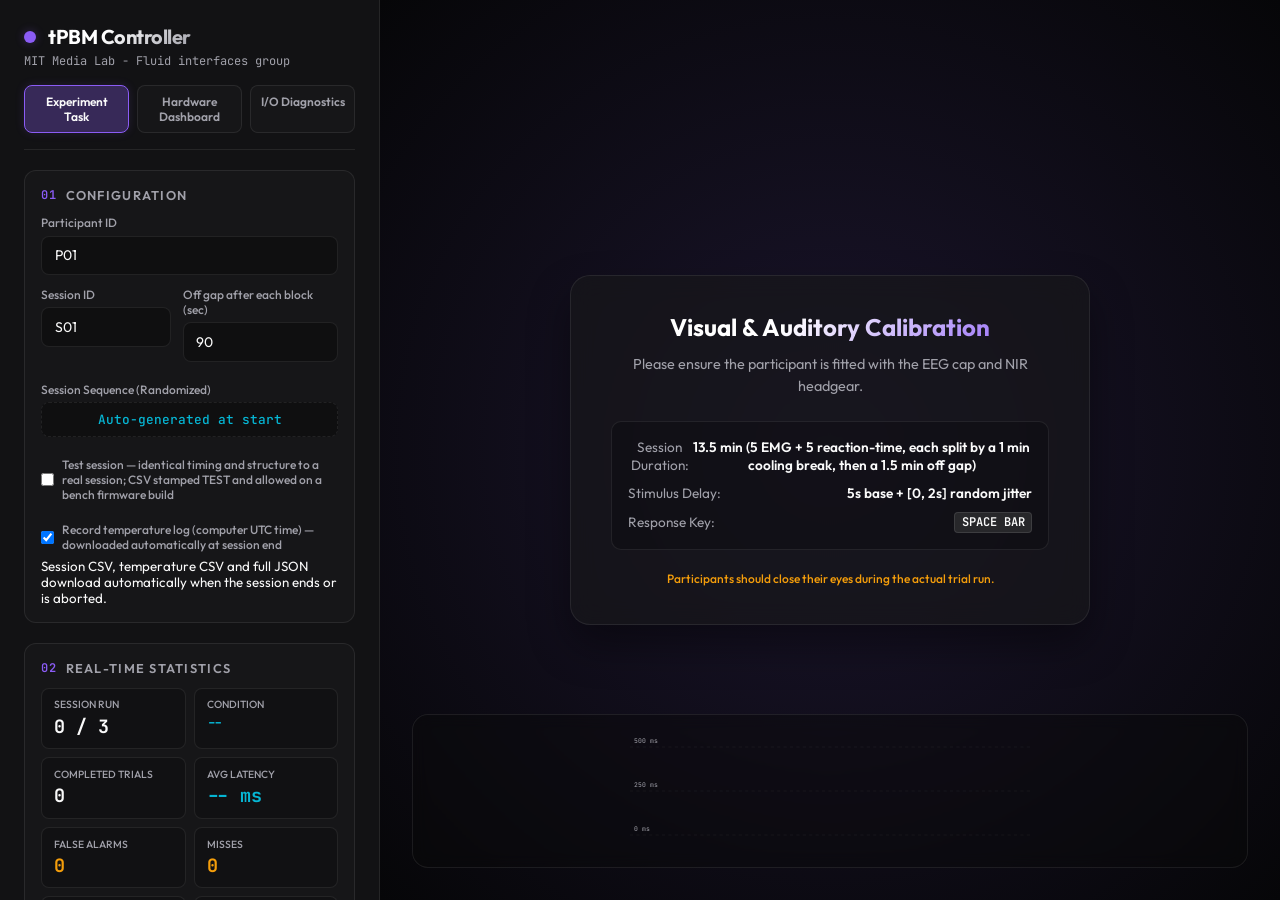
<file: APP/index.html>
<!DOCTYPE html>
<html lang="en">
<head>
  <meta charset="UTF-8">
  <meta name="viewport" content="width=device-width, initial-scale=1.0">
  <title>NIR tPBM Reaction Time Task</title>
  <link rel="preconnect" href="https://fonts.googleapis.com">
  <link rel="preconnect" href="https://fonts.gstatic.com" crossorigin>
  <link href="https://fonts.googleapis.com/css2?family=Outfit:wght@300;400;500;600;700&family=JetBrains+Mono:wght@400;500&display=swap" rel="stylesheet">
  <link rel="stylesheet" href="index.css">
</head>
<body>
  <div class="app-container">
    
    <!-- Researcher Dashboard (Sidebar Panel) -->
    <aside class="dashboard-sidebar">
      <div class="sidebar-header">
        <div class="logo-area">
          <span class="logo-pulse"></span>
          <h2>tPBM Controller</h2>
        </div>
        <p class="subtitle">MIT Media Lab - Fluid interfaces group</p>
        <nav class="nav-links">
          <a href="index.html" class="nav-link active">Experiment Task</a>
          <a href="arduino.html" class="nav-link">Hardware Dashboard</a>
          <a href="io_test.html" class="nav-link">I/O Diagnostics</a>
        </nav>
      </div>

      <!-- Config Section -->
      <section class="panel-section">
        <h3><span class="section-num">01</span> Configuration</h3>
        
        <div class="input-group">
          <label for="participant-id">Participant ID</label>
          <input type="text" id="participant-id" placeholder="e.g., P01" value="P01">
        </div>

        <div class="grid-2">
          <div class="input-group">
            <label for="session-run">Session ID</label>
            <input type="text" id="session-run" placeholder="e.g., S01" value="S01">
          </div>
          <div class="input-group">
            <label for="pause-duration">Off gap after each block (sec)</label>
            <input type="text" id="pause-duration" placeholder="90" value="90">
          </div>
        </div>
        <div class="input-group" style="margin-top: 0.5rem;">
          <label>Session Sequence (Randomized)</label>
          <div class="sequence-display" id="sequence-display">Auto-generated at start</div>
        </div>
        <div class="input-group" style="margin-top: 0.5rem;">
          <label for="test-mode" style="display: flex; align-items: center; gap: 0.5rem; cursor: pointer; text-transform: none;">
            <input type="checkbox" id="test-mode" style="width: auto; margin: 0;">
            <span id="test-mode-description">Test session — bench dry-run (CSV stamped TEST)</span>
          </label>
        </div>
        <div class="input-group" style="margin-top: 0.5rem;">
          <label for="temperature-debug" style="display: flex; align-items: center; gap: 0.5rem; cursor: pointer; text-transform: none;">
            <input type="checkbox" id="temperature-debug" checked style="width: auto; margin: 0;">
            <span>Record temperature log (computer UTC time) — downloaded automatically at session end</span>
          </label>
          <small id="temperature-log-status" aria-live="polite">Session CSV, temperature CSV and full JSON download automatically when the session ends or is aborted.</small>
        </div>
      </section>

      <!-- Researcher prompt: sham-awareness question, shown when a block's stimulation ends -->
      <section class="panel-section" id="notice-panel" style="display: none; border: 2px solid var(--color-warning); background: rgba(245, 158, 11, 0.08);">
        <h3><span class="section-num">!</span> Ask the participant now</h3>
        <p style="margin: 0 0 0.5rem 0; font-size: 0.9rem;">
          <strong id="notice-run-label">Block</strong> — stimulation has just ended.<br>
          Ask: <em>“Did you notice the stimulation during this block?”</em>
        </p>
        <div class="grid-2" style="gap: 0.4rem;">
          <button class="btn btn-secondary" onclick="recordNoticeAnswer('yes')">Yes</button>
          <button class="btn btn-secondary" onclick="recordNoticeAnswer('no')">No</button>
        </div>
        <button class="btn btn-secondary" style="margin-top: 0.4rem; width: 100%;" onclick="recordNoticeAnswer('dont_know')">Don’t know</button>
      </section>

      <!-- Real-Time Metrics -->
      <section class="panel-section">
        <h3><span class="section-num">02</span> Real-time Statistics</h3>
        <div class="metrics-grid">
          <div class="metric-card">
            <span class="metric-label">Session Run</span>
            <span class="metric-value" id="stats-run-idx">0 / 3</span>
          </div>
          <div class="metric-card">
            <span class="metric-label">Condition</span>
            <span class="metric-value highlight" id="stats-condition" style="font-size: 0.8rem; white-space: nowrap; overflow: hidden; text-overflow: ellipsis; max-width: 100%;">--</span>
          </div>
          <div class="metric-card">
            <span class="metric-label">Completed Trials</span>
            <span class="metric-value" id="stats-completed">0</span>
          </div>
          <div class="metric-card">
            <span class="metric-label">Avg Latency</span>
            <span class="metric-value highlight" id="stats-avg-rt">-- ms</span>
          </div>
          <div class="metric-card">
            <span class="metric-label">False Alarms</span>
            <span class="metric-value warn" id="stats-errors">0</span>
          </div>
          <div class="metric-card">
            <span class="metric-label">Misses</span>
            <span class="metric-value warn" id="stats-misses">0</span>
          </div>
          <div class="metric-card">
            <span class="metric-label">Remaining Time</span>
            <span class="metric-value" id="stats-time-left">--:--</span>
          </div>
          <div class="metric-card">
            <span class="metric-label">Contact Temp</span>
            <span class="metric-value highlight" id="stats-temp">--.- °C</span>
          </div>
        </div>
      </section>

      <!-- Action Panel -->
      <section class="panel-section actions-panel">
        <button id="btn-start" class="btn btn-primary">Start Session (3 Conditions)</button>
        <button id="btn-abort" class="btn btn-danger" disabled>Abort Session</button>

        <!-- NIR device link: the task page drives the Arduino stimulation directly -->
        <div class="nir-link-row" style="display:flex; align-items:center; gap:0.5rem; margin-top:0.25rem;">
          <button id="btn-nir-connect" class="btn btn-secondary" style="flex:1;">Connect NIR Device</button>
          <span id="nir-link-status" title="NIR device connection" style="font-family: var(--font-mono); font-size: 0.7rem; padding: 0.3rem 0.5rem; border-radius: 6px; background: rgba(255,255,255,0.05); color: var(--text-muted); white-space: nowrap;">● OFFLINE</span>
        </div>

        <div class="audio-test-row">
          <button id="btn-test-sound" class="btn btn-secondary">Test Tonal Stimulus</button>
          <div class="vol-slider">
            <label for="sound-vol">Vol</label>
            <input type="range" id="sound-vol" min="0" max="100" value="25">
          </div>
        </div>
      </section>

      <!-- Console Logger -->
      <section class="panel-section console-section">
        <div class="console-header">
          <h3>Telemetry Console</h3>
          <button id="btn-clear-console">Clear</button>
        </div>
        <div class="console-terminal" id="console-output">
          <div class="log-line system">[SYSTEM] Ready. Press spacebar to calibrate sound.</div>
        </div>
      </section>

      <!-- Saved Runs History -->
      <section class="panel-section history-section">
        <h3>Session Data Log</h3>
        <div class="history-list" id="runs-history">
          <p class="empty-history">No runs logged yet in this session.</p>
        </div>
        <button id="btn-clear-history" class="btn btn-danger-text">Clear History</button>
      </section>
    </aside>

    <!-- Participant Area (Main Interface) -->
    <main class="participant-view" id="participant-area">
      <!-- Stimulation stop-reason alert (shown prominently if the NIR/heater stops mid-session) -->
      <div id="nir-alert" role="alert" style="display:none; position:absolute; top:0; left:0; right:0; z-index:20; margin:0.75rem; padding:0.75rem 1rem; border-radius:10px; background:rgba(239,68,68,0.15); border:1px solid rgba(239,68,68,0.5); color:#fecaca; font-size:0.95rem; text-align:center;">
        <strong>⚠ Stimulation stopped</strong> — <span id="nir-alert-text"></span>
      </div>

      <!-- Blinding Indicator Shield (minimalist, low luminosity) -->
      <div class="blinding-dot" id="blinding-focus-indicator"></div>

      <!-- State Message Box -->
      <div class="instruction-box" id="info-overlay">
        <h1 id="overlay-title">Visual & Auditory Calibration</h1>
        <p id="overlay-instruction">Please ensure the participant is fitted with the EEG cap and NIR headgear.</p>
        <div class="task-info">
          <div class="info-item">
            <span class="info-key">Session Duration:</span>
            <span class="info-val" id="session-duration-val">13.5 min per block (5 EMG + 5 reaction-time, each split by a 1 min cooling break, then a 1.5 min off gap)</span>
          </div>
          <div class="info-item">
            <span class="info-key">Stimulus Delay:</span>
            <span class="info-val">5s base + [0, 2s] random jitter</span>
          </div>
          <div class="info-item">
            <span class="info-key">Response Key:</span>
            <span class="info-val kbd">SPACE BAR</span>
          </div>
        </div>
        <p class="closing-note">Participants should close their eyes during the actual trial run.</p>
      </div>

      <!-- Live Visualization (Plots reaction times in real-time) -->
      <div class="live-chart-container" id="chart-overlay">
        <svg class="reaction-chart" id="rt-chart" viewBox="0 0 500 150">
          <!-- Guide lines -->
          <line x1="0" y1="20" x2="500" y2="20" class="chart-gridline" />
          <line x1="0" y1="75" x2="500" y2="75" class="chart-gridline" />
          <line x1="0" y1="130" x2="500" y2="130" class="chart-gridline" />
          <text x="5" y="15" class="chart-gridlabel">500 ms</text>
          <text x="5" y="70" class="chart-gridlabel">250 ms</text>
          <text x="5" y="125" class="chart-gridlabel">0 ms</text>
          
          <!-- Plotted Path -->
          <path d="" class="chart-path" id="chart-path-line" />
          
          <!-- Data Points -->
          <g id="chart-datapoints"></g>
        </svg>
      </div>

      <!-- Visual Stimulus Flash (Dimmed high-contrast trigger for development, hidden during trial) -->
      <div class="stimulus-flash" id="stim-flash"></div>
    </main>

  </div>

  <script src="serial_lock.js?v=1"></script>
  <script src="lsl_markers.js?v=1"></script>
  <script src="arduino_link.js?v=8"></script>
  <script src="app.js?v=24"></script>
</body>
</html>
</file>
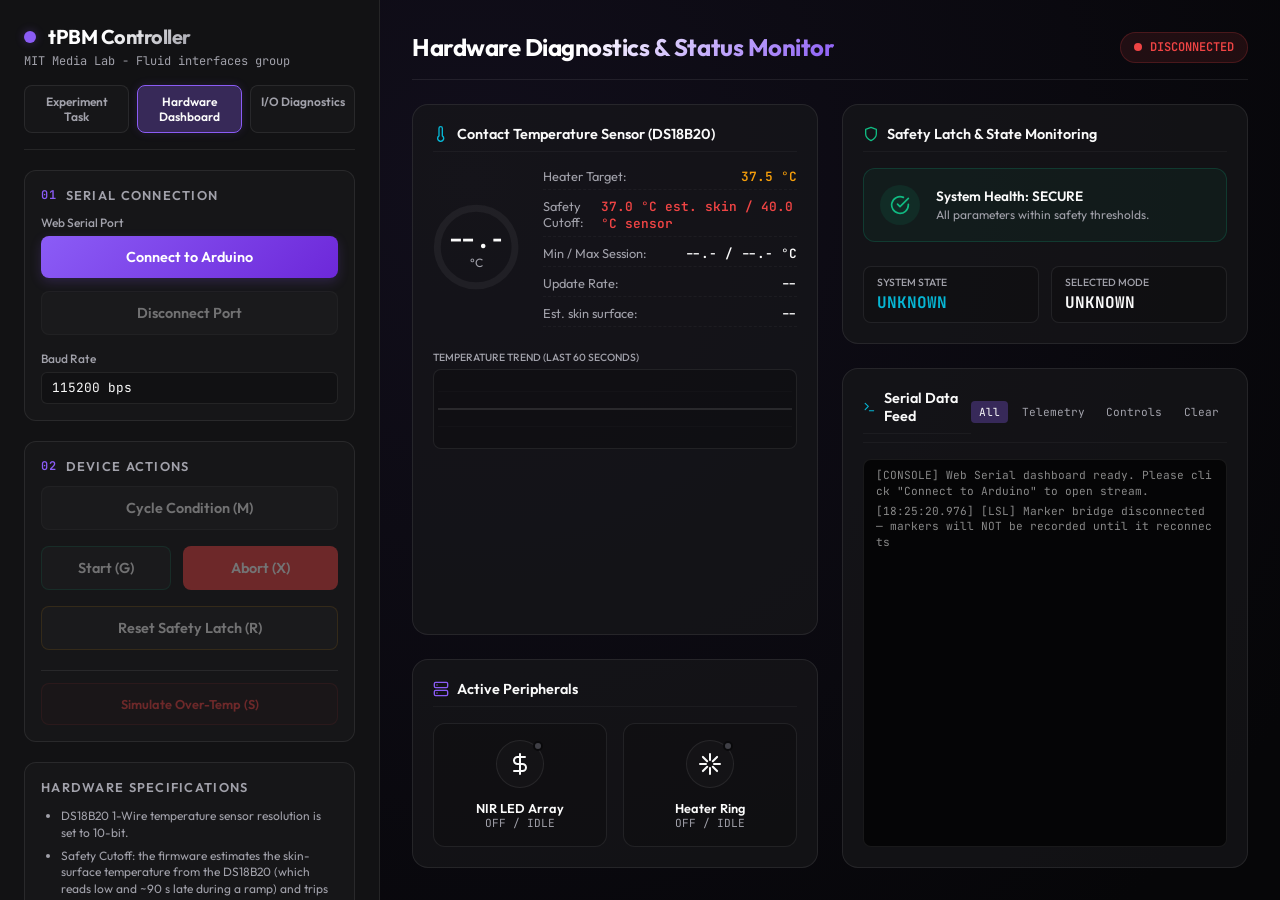
<file: APP/arduino.html>
<!DOCTYPE html>
<html lang="en">
<head>
  <meta charset="UTF-8">
  <meta name="viewport" content="width=device-width, initial-scale=1.0">
  <title>NIR tPBM Arduino Dashboard</title>
  <link rel="preconnect" href="https://fonts.googleapis.com">
  <link rel="preconnect" href="https://fonts.gstatic.com" crossorigin>
  <link href="https://fonts.googleapis.com/css2?family=Outfit:wght@300;400;500;600;700&family=JetBrains+Mono:wght@400;500&display=swap" rel="stylesheet">
  <link rel="stylesheet" href="index.css">
</head>
<body>
  <div class="app-container">
    
    <!-- Sidebar Controls -->
    <aside class="dashboard-sidebar">
      <div class="sidebar-header">
        <div class="logo-area">
          <span class="logo-pulse"></span>
          <h2>tPBM Controller</h2>
        </div>
        <p class="subtitle">MIT Media Lab - Fluid interfaces group</p>
        <nav class="nav-links">
          <a href="index.html" class="nav-link">Experiment Task</a>
          <a href="arduino.html" class="nav-link active">Hardware Dashboard</a>
          <a href="io_test.html" class="nav-link">I/O Diagnostics</a>
        </nav>
      </div>

      <!-- Serial Interface Card -->
      <section class="panel-section">
        <h3><span class="section-num">01</span> Serial Connection</h3>
        <div class="input-group">
          <label>Web Serial Port</label>
          <button id="btn-serial-connect" class="btn btn-primary">Connect to Arduino</button>
          <button id="btn-serial-disconnect" class="btn btn-secondary" style="margin-top: 0.5rem;" disabled>Disconnect Port</button>
        </div>
        <div class="input-group" style="margin-top: 0.25rem;">
          <label>Baud Rate</label>
          <div style="font-family: var(--font-mono); font-size: 0.8rem; padding: 0.4rem 0.6rem; background: rgba(0,0,0,0.2); border-radius: 6px; border: 1px solid var(--border-color);">
            115200 bps
          </div>
        </div>
      </section>

      <!-- Hardware Controls -->
      <section class="panel-section">
        <h3><span class="section-num">02</span> Device Actions</h3>
        <button id="btn-cycle-mode" class="btn btn-secondary" disabled>Cycle Condition (M)</button>
        <div class="grid-2" style="margin-top: 0.25rem;">
          <button id="btn-start-stim" class="btn btn-secondary" style="border-color: rgba(16, 185, 129, 0.3);" disabled>Start (G)</button>
          <button id="btn-stop-stim" class="btn btn-danger" disabled>Abort (X)</button>
        </div>
        <button id="btn-reset-safety" class="btn btn-secondary" style="margin-top: 0.25rem; border-color: rgba(245, 158, 11, 0.3);" disabled>Reset Safety Latch (R)</button>
        
        <div style="border-top: 1px solid var(--border-color); padding-top: 0.75rem; margin-top: 0.5rem;">
          <button id="btn-sim-temp" class="btn btn-secondary" style="font-size: 0.8rem; background: rgba(239, 68, 68, 0.05); border-color: rgba(239, 68, 68, 0.2); color: var(--color-danger);" disabled>Simulate Over-Temp (S)</button>
        </div>
      </section>

      <!-- Connection Help -->
      <section class="panel-section" style="font-size: 0.75rem; line-height: 1.4; color: var(--text-muted);">
        <h3>Hardware Specifications</h3>
        <ul style="padding-left: 1.25rem; display: flex; flex-direction: column; gap: 0.35rem;">
          <li>DS18B20 1-Wire temperature sensor resolution is set to 10-bit.</li>
          <li>Safety Cutoff: the firmware estimates the skin-surface temperature from the DS18B20 (which reads low and ~90 s late during a ramp) and trips at an estimated 37.0 °C; the raw sensor reading ≥ 40.0 °C remains a backstop. The estimate is the 4th <code>TEMP_LOG</code> field.</li>
          <li>Heater is regulated by a closed-loop PID controller to the calibrated NIR-matched target (default 37.5 °C); watch <code>HEATER_PID</code> lines (duty %, temp, target) in the feed.</li>
          <li>LED Blinding constraint: Mode LEDs turn off completely while active stimulation is running.</li>
        </ul>
      </section>
    </aside>

    <!-- Main Diagnostics Dashboard -->
    <main class="diagnostics-view">
      
      <!-- Dashboard Top Header Bar -->
      <div class="diagnostics-header">
        <h1>Hardware Diagnostics & Status Monitor</h1>
        <div id="connection-badge" class="arduino-badge disconnected">
          <span class="badge-dot"></span>
          <span id="connection-status-text">DISCONNECTED</span>
        </div>
      </div>

      <!-- Main Grid Layout -->
      <div class="diagnostics-grid">
        
        <!-- Left Column: Temperature and Actuators -->
        <div class="diagnostics-col">
          
          <!-- Temperature Widget Card -->
          <div class="diag-card" style="flex-grow: 1;">
            <h3>
              <svg width="16" height="16" viewBox="0 0 24 24" fill="none" stroke="currentColor" stroke-width="2" stroke-linecap="round" stroke-linejoin="round" style="color: var(--accent-secondary);"><path d="M14 14.76V3.5a2.5 2.5 0 0 0-5 0v11.26a4.5 4.5 0 1 0 5 0z"/></svg>
              Contact Temperature Sensor (DS18B20)
            </h3>
            <div class="diag-card-content">
              <div class="temp-gauge-container">
                
                <!-- SVG Radial Gauge -->
                <div class="temp-gauge-radial">
                  <svg class="temp-gauge-svg" viewBox="0 0 100 100">
                    <circle class="temp-gauge-bg" cx="50" cy="50" r="45" />
                    <circle id="temp-gauge-fill" class="temp-gauge-fill" cx="50" cy="50" r="45" />
                  </svg>
                  <div class="temp-gauge-text">
                    <span id="temp-display-val" class="temp-val-large">--.-</span>
                    <span class="temp-unit">°C</span>
                  </div>
                </div>

                <!-- Temperature Stats -->
                <div class="temp-stats">
                  <div class="temp-stat-row">
                    <span class="temp-stat-label">Heater Target:</span>
                    <span class="temp-stat-value" style="color: var(--color-warning);">37.5 °C</span>
                  </div>
                  <div class="temp-stat-row">
                    <span class="temp-stat-label">Safety Cutoff:</span>
                    <span class="temp-stat-value" style="color: var(--color-danger);">37.0 °C est. skin / 40.0 °C sensor</span>
                  </div>
                  <div class="temp-stat-row">
                    <span class="temp-stat-label">Min / Max Session:</span>
                    <span class="temp-stat-value"><span id="temp-session-min">--.-</span> / <span id="temp-session-max">--.-</span> °C</span>
                  </div>
                  <div class="temp-stat-row">
                    <span class="temp-stat-label">Update Rate:</span>
                    <span class="temp-stat-value" id="temp-update-rate">--</span>
                  </div>
                  <div class="temp-stat-row">
                    <span class="temp-stat-label">Est. skin surface:</span>
                    <span class="temp-stat-value" id="temp-surface-est">--</span>
                  </div>
                </div>

              </div>

              <!-- Canvas Sparkline -->
              <div style="display: flex; flex-direction: column; gap: 0.35rem; margin-top: 0.5rem;">
                <span class="metric-label">Temperature Trend (Last 60 Seconds)</span>
                <div class="temp-history-container">
                  <canvas id="temp-sparkline" class="temp-history-canvas"></canvas>
                </div>
              </div>
            </div>
          </div>

          <!-- Actuators Panel -->
          <div class="diag-card">
            <h3>
              <svg width="16" height="16" viewBox="0 0 24 24" fill="none" stroke="currentColor" stroke-width="2" stroke-linecap="round" stroke-linejoin="round" style="color: var(--accent-primary);"><rect x="2" y="2" width="20" height="8" rx="2" ry="2"/><rect x="2" y="14" width="20" height="8" rx="2" ry="2"/><line x1="6" y1="6" x2="6.01" y2="6"/><line x1="6" y1="18" x2="6.01" y2="18"/></svg>
              Active Peripherals
            </h3>
            <div class="actuator-row">
              
              <!-- LEDs Pulse Indicator -->
              <div id="block-pulse" class="actuator-block">
                <div class="actuator-icon-wrapper">
                  <svg width="24" height="24" viewBox="0 0 24 24" fill="none" stroke="currentColor" stroke-width="2" stroke-linecap="round" stroke-linejoin="round"><path d="M12 2v20M17 5H9.5a3.5 3.5 0 0 0 0 7h5a3.5 3.5 0 0 1 0 7H6"/></svg>
                  <span class="actuator-indicator-dot"></span>
                </div>
                <div>
                  <div class="actuator-label">NIR LED Array</div>
                  <div id="pulse-status-text" class="actuator-status-txt">OFF / IDLE</div>
                </div>
              </div>

              <!-- Heater Status Indicator -->
              <div id="block-heater" class="actuator-block">
                <div class="actuator-icon-wrapper">
                  <svg width="24" height="24" viewBox="0 0 24 24" fill="none" stroke="currentColor" stroke-width="2" stroke-linecap="round" stroke-linejoin="round"><path d="M12 2v6M12 16v6M4.93 4.93l4.24 4.24M14.83 14.83l4.24 4.24M2 12h6M16 12h6M4.93 19.07l4.24-4.24M14.83 9.17l4.24-4.24"/></svg>
                  <span class="actuator-indicator-dot"></span>
                </div>
                <div>
                  <div class="actuator-label">Heater Ring</div>
                  <div id="heater-status-text" class="actuator-status-txt">OFF / IDLE</div>
                </div>
              </div>

            </div>
          </div>

        </div>

        <!-- Right Column: Safety & Terminal Logs -->
        <div class="diagnostics-col">
          
          <!-- System Integrity & Latch -->
          <div class="diag-card">
            <h3>
              <svg width="16" height="16" viewBox="0 0 24 24" fill="none" stroke="currentColor" stroke-width="2" stroke-linecap="round" stroke-linejoin="round" style="color: var(--color-success);"><path d="M12 22s8-4 8-10V5l-8-3-8 3v7c0 6 8 10 8 10z"/></svg>
              Safety Latch & State Monitoring
            </h3>
            
            <div id="safety-status-box" class="safety-status-box">
              <div class="safety-icon-container">
                <svg id="safety-icon-ok" width="20" height="20" viewBox="0 0 24 24" fill="none" stroke="currentColor" stroke-width="2" stroke-linecap="round" stroke-linejoin="round"><path d="M22 11.08V12a10 10 0 1 1-5.93-9.14"/><polyline points="22 4 12 14.01 9 11.01"/></svg>
                <svg id="safety-icon-tripped" width="20" height="20" viewBox="0 0 24 24" fill="none" stroke="currentColor" stroke-width="2" stroke-linecap="round" stroke-linejoin="round" style="display: none;"><path d="M10.29 3.86L1.82 18a2 2 0 0 0 1.71 3h16.94a2 2 0 0 0 1.71-3L13.71 3.86a2 2 0 0 0-3.42 0z"/><line x1="12" y1="9" x2="12" y2="13"/><line x1="12" y1="17" x2="12.01" y2="17"/></svg>
              </div>
              <div class="safety-info">
                <div id="safety-title-text" class="safety-title">System Health: SECURE</div>
                <div id="safety-desc-text" class="safety-desc">All parameters within safety thresholds.</div>
              </div>
            </div>

            <div class="state-summary-row" style="margin-top: 0.5rem;">
              <div class="state-summary-box">
                <span class="metric-label">System State</span>
                <span id="arduino-state-val" class="metric-value highlight" style="font-size: 1rem;">UNKNOWN</span>
              </div>
              <div class="state-summary-box">
                <span class="metric-label">Selected Mode</span>
                <span id="arduino-condition-val" class="metric-value" style="font-size: 1rem; color: var(--text-main);">UNKNOWN</span>
              </div>
            </div>
          </div>

          <!-- Raw Data Logs Card -->
          <div class="diag-card" style="flex-grow: 1; min-height: 250px;">
            <div class="console-header" style="border-bottom: 1px solid rgba(255, 255, 255, 0.04); padding-bottom: 0.5rem;">
              <h3>
                <svg width="16" height="16" viewBox="0 0 24 24" fill="none" stroke="currentColor" stroke-width="2" stroke-linecap="round" stroke-linejoin="round" style="color: var(--accent-secondary);"><polyline points="4 17 10 11 4 5"/><line x1="12" y1="19" x2="20" y2="19"/></svg>
                Serial Data Feed
              </h3>
              <div class="log-filters">
                <button class="filter-btn active" data-filter="all">All</button>
                <button class="filter-btn" data-filter="telemetry">Telemetry</button>
                <button class="filter-btn" data-filter="controls">Controls</button>
                <button class="filter-btn" id="btn-clear-diag-console">Clear</button>
              </div>
            </div>
            
            <div id="diag-console-output" class="console-terminal" style="flex-grow: 1; max-height: none;">
              <div class="log-line system">[CONSOLE] Web Serial dashboard ready. Please click "Connect to Arduino" to open stream.</div>
            </div>
          </div>

        </div>

      </div>

    </main>

  </div>

  <script src="serial_lock.js?v=1"></script>
  <script src="lsl_markers.js?v=1"></script>
  <script src="arduino.js?v=9"></script>
</body>
</html>
</file>
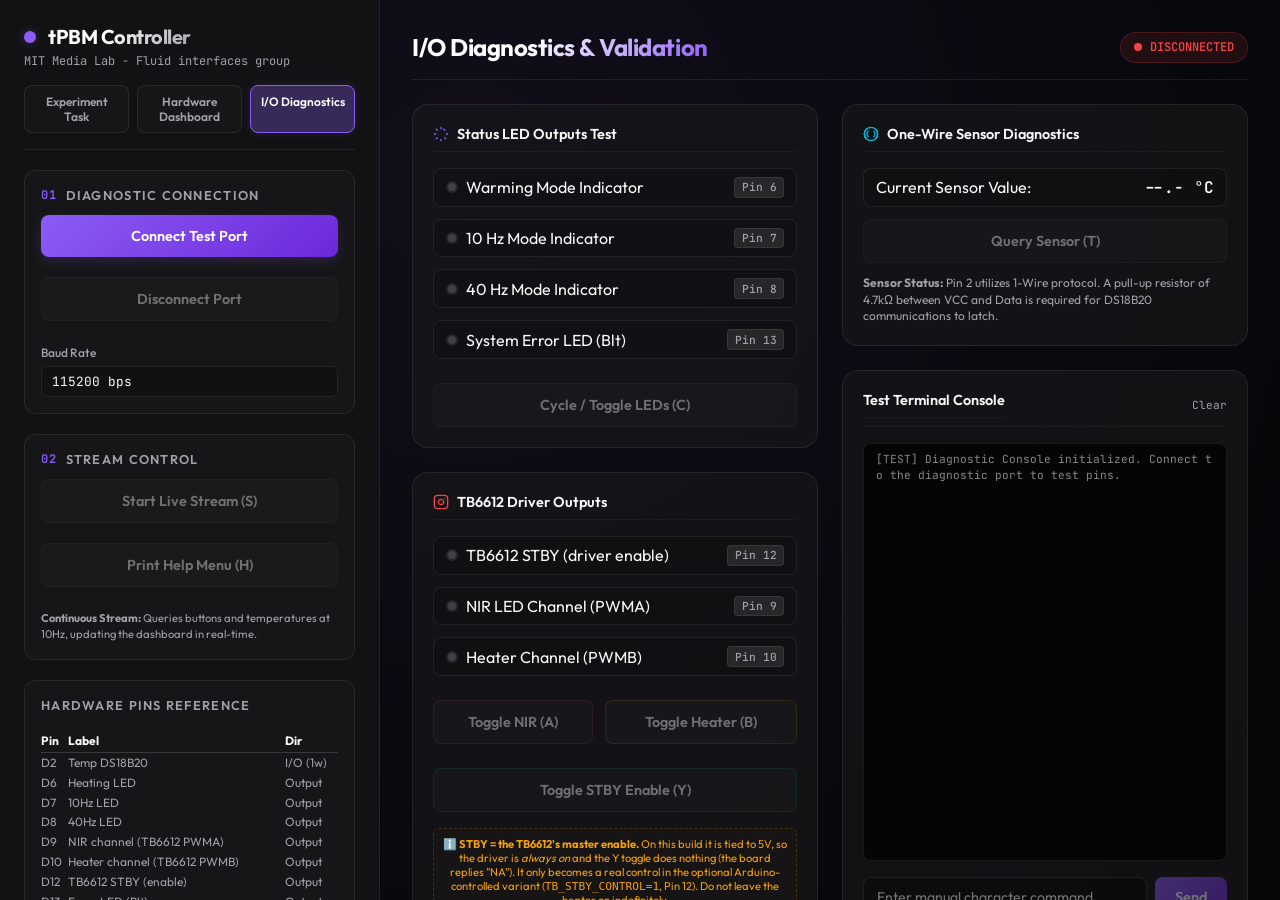
<file: APP/io_test.html>
<!DOCTYPE html>
<html lang="en">
<head>
  <meta charset="UTF-8">
  <meta name="viewport" content="width=device-width, initial-scale=1.0">
  <title>NIR tPBM I/O Diagnostics</title>
  <link rel="preconnect" href="https://fonts.googleapis.com">
  <link rel="preconnect" href="https://fonts.gstatic.com" crossorigin>
  <link href="https://fonts.googleapis.com/css2?family=Outfit:wght@300;400;500;600;700&family=JetBrains+Mono:wght@400;500&display=swap" rel="stylesheet">
  <link rel="stylesheet" href="index.css">
  <style>
    /* Custom testing specific styles */
    .pin-badge {
      display: inline-block;
      padding: 0.15rem 0.4rem;
      border-radius: 4px;
      background-color: var(--text-dark);
      color: var(--text-muted);
      font-family: var(--font-mono);
      font-size: 0.7rem;
      font-weight: 500;
      border: 1px solid var(--border-color);
    }
    
    .io-grid {
      display: grid;
      grid-template-columns: 1fr 1fr;
      gap: 1.5rem;
      flex-grow: 1;
    }
    
    .diag-test-block {
      display: flex;
      flex-direction: column;
      gap: 1rem;
      background-color: rgba(255,255,255,0.01);
      border: 1px solid var(--border-color);
      border-radius: 10px;
      padding: 1rem;
    }
    
    .status-row-vertical {
      display: flex;
      flex-direction: column;
      gap: 0.75rem;
    }
    
    .status-row-item {
      display: flex;
      align-items: center;
      justify-content: space-between;
      background-color: rgba(0,0,0,0.15);
      border: 1px solid var(--border-color);
      padding: 0.5rem 0.75rem;
      border-radius: 8px;
    }
    
    .status-name-area {
      display: flex;
      align-items: center;
      gap: 0.5rem;
    }
    
    .status-indicator-light {
      width: 12px;
      height: 12px;
      border-radius: 50%;
      background-color: #3f3f46;
      border: 2px solid rgba(0, 0, 0, 0.4);
      transition: all 0.2s ease;
    }
    
    .status-indicator-light.active-heating-led {
      background-color: var(--color-warning);
      box-shadow: 0 0 10px var(--color-warning);
    }
    
    .status-indicator-light.active-10hz-led {
      background-color: var(--accent-primary);
      box-shadow: 0 0 10px var(--accent-primary-glow);
    }
    
    .status-indicator-light.active-40hz-led {
      background-color: var(--accent-secondary);
      box-shadow: 0 0 10px rgba(6, 182, 212, 0.5);
    }
    
    .status-indicator-light.active-error-led {
      background-color: var(--color-danger);
      box-shadow: 0 0 10px var(--color-danger);
    }
    
    .status-indicator-light.active-mosfet-led {
      background-color: #ec4899; /* pink-500 */
      box-shadow: 0 0 10px rgba(236, 72, 153, 0.5);
    }
    
    .status-indicator-light.active-mosfet-heater {
      background-color: var(--color-warning);
      box-shadow: 0 0 10px var(--color-warning);
    }
    
    .status-indicator-light.active-btn {
      background-color: var(--color-success);
      box-shadow: 0 0 10px var(--color-success);
    }
    
    .command-input-row {
      display: flex;
      gap: 0.5rem;
      margin-top: auto;
    }
  </style>
</head>
<body>
  <div class="app-container">
    
    <!-- Sidebar -->
    <aside class="dashboard-sidebar">
      <div class="sidebar-header">
        <div class="logo-area">
          <span class="logo-pulse"></span>
          <h2>tPBM Controller</h2>
        </div>
        <p class="subtitle">MIT Media Lab - Fluid interfaces group</p>
        <nav class="nav-links">
          <a href="index.html" class="nav-link">Experiment Task</a>
          <a href="arduino.html" class="nav-link">Hardware Dashboard</a>
          <a href="io_test.html" class="nav-link active">I/O Diagnostics</a>
        </nav>
      </div>

      <!-- Serial Connection Card -->
      <section class="panel-section">
        <h3><span class="section-num">01</span> Diagnostic Connection</h3>
        <button id="btn-serial-connect" class="btn btn-primary">Connect Test Port</button>
        <button id="btn-serial-disconnect" class="btn btn-secondary" style="margin-top: 0.5rem;" disabled>Disconnect Port</button>
        
        <div class="input-group" style="margin-top: 0.75rem;">
          <label>Baud Rate</label>
          <div style="font-family: var(--font-mono); font-size: 0.8rem; padding: 0.4rem 0.6rem; background: rgba(0,0,0,0.2); border-radius: 6px; border: 1px solid var(--border-color);">
            115200 bps
          </div>
        </div>
      </section>

      <!-- Testing Actions -->
      <section class="panel-section">
        <h3><span class="section-num">02</span> Stream Control</h3>
        <button id="btn-toggle-stream" class="btn btn-secondary" disabled>Start Live Stream (S)</button>
        <button id="btn-query-help" class="btn btn-secondary" style="margin-top: 0.5rem;" disabled>Print Help Menu (H)</button>
        
        <div style="margin-top: 0.75rem; font-size: 0.7rem; color: var(--text-muted); line-height: 1.4;">
          <strong>Continuous Stream:</strong> Queries buttons and temperatures at 10Hz, updating the dashboard in real-time.
        </div>
      </section>

      <!-- Wiring Reference -->
      <section class="panel-section" style="font-size: 0.75rem; color: var(--text-muted);">
        <h3>Hardware Pins Reference</h3>
        <table style="width: 100%; border-collapse: collapse; text-align: left; margin-top: 0.25rem;">
          <thead>
            <tr style="border-bottom: 1px solid var(--border-color); color: var(--text-main);">
              <th style="padding: 0.25rem 0;">Pin</th>
              <th style="padding: 0.25rem 0;">Label</th>
              <th style="padding: 0.25rem 0;">Dir</th>
            </tr>
          </thead>
          <tbody>
            <tr><td style="padding: 0.15rem 0;">D2</td><td>Temp DS18B20</td><td>I/O (1w)</td></tr>
            <tr><td style="padding: 0.15rem 0;">D6</td><td>Heating LED</td><td>Output</td></tr>
            <tr><td style="padding: 0.15rem 0;">D7</td><td>10Hz LED</td><td>Output</td></tr>
            <tr><td style="padding: 0.15rem 0;">D8</td><td>40Hz LED</td><td>Output</td></tr>
            <tr><td style="padding: 0.15rem 0;">D9</td><td>NIR channel (TB6612 PWMA)</td><td>Output</td></tr>
            <tr><td style="padding: 0.15rem 0;">D10</td><td>Heater channel (TB6612 PWMB)</td><td>Output</td></tr>
            <tr><td style="padding: 0.15rem 0;">D12</td><td>TB6612 STBY (enable)</td><td>Output</td></tr>
            <tr><td style="padding: 0.15rem 0;">D13</td><td>Error LED (Blt)</td><td>Output</td></tr>
          </tbody>
        </table>
      </section>
    </aside>

    <!-- Main diagnostics panel -->
    <main class="diagnostics-view">
      <div class="diagnostics-header">
        <h1>I/O Diagnostics & Validation</h1>
        <div id="connection-badge" class="arduino-badge disconnected">
          <span class="badge-dot"></span>
          <span id="connection-status-text">DISCONNECTED</span>
        </div>
      </div>

      <div class="io-grid">
        
        <!-- Left Column: Outputs Verification -->
        <div class="diagnostics-col">
          
          <!-- Status LEDs Test Card -->
          <div class="diag-card">
            <h3>
              <svg width="16" height="16" viewBox="0 0 24 24" fill="none" stroke="currentColor" stroke-width="2" stroke-linecap="round" stroke-linejoin="round" style="color: var(--accent-primary);"><path d="M12 2v2M4.93 4.93l1.41 1.41M2 12h2M6.34 17.66l-1.41 1.41M12 20v2M17.66 17.66l1.41 1.41M20 12h2M17.66 6.34l-1.41-1.41"/></svg>
              Status LED Outputs Test
            </h3>
            <div class="diag-card-content">
              <div class="status-row-vertical">
                
                <!-- Heating LED -->
                <div class="status-row-item">
                  <div class="status-name-area">
                    <span id="ind-led-heating" class="status-indicator-light"></span>
                    <span>Warming Mode Indicator</span>
                  </div>
                  <span class="pin-badge">Pin 6</span>
                </div>
                
                <!-- 10Hz LED -->
                <div class="status-row-item">
                  <div class="status-name-area">
                    <span id="ind-led-10hz" class="status-indicator-light"></span>
                    <span>10 Hz Mode Indicator</span>
                  </div>
                  <span class="pin-badge">Pin 7</span>
                </div>
                
                <!-- 40Hz LED -->
                <div class="status-row-item">
                  <div class="status-name-area">
                    <span id="ind-led-40hz" class="status-indicator-light"></span>
                    <span>40 Hz Mode Indicator</span>
                  </div>
                  <span class="pin-badge">Pin 8</span>
                </div>
                
                <!-- Error LED -->
                <div class="status-row-item">
                  <div class="status-name-area">
                    <span id="ind-led-error" class="status-indicator-light"></span>
                    <span>System Error LED (Blt)</span>
                  </div>
                  <span class="pin-badge">Pin 13</span>
                </div>

              </div>
              <button id="btn-test-cycle-leds" class="btn btn-secondary" style="margin-top: 0.5rem;" disabled>Cycle / Toggle LEDs (C)</button>
            </div>
          </div>

          <!-- MOSFET Driver Controls -->
          <div class="diag-card">
            <h3>
              <svg width="16" height="16" viewBox="0 0 24 24" fill="none" stroke="currentColor" stroke-width="2" stroke-linecap="round" stroke-linejoin="round" style="color: var(--color-danger);"><rect x="2" y="2" width="20" height="20" rx="5" ry="5"/><path d="M16 11.37A4 4 0 1 1 12.63 8 4 4 0 0 1 16 11.37z"/><line x1="17.5" y1="6.5" x2="17.51" y2="6.5"/></svg>
              TB6612 Driver Outputs
            </h3>
            <div class="diag-card-content">

              <div class="status-row-vertical">

                <!-- TB6612 STBY enable -->
                <div class="status-row-item">
                  <div class="status-name-area">
                    <span id="ind-tb-stby" class="status-indicator-light"></span>
                    <span>TB6612 STBY (driver enable)</span>
                  </div>
                  <span class="pin-badge">Pin 12</span>
                </div>

                <!-- NIR channel -->
                <div class="status-row-item">
                  <div class="status-name-area">
                    <span id="ind-mosfet-led" class="status-indicator-light"></span>
                    <span>NIR LED Channel (PWMA)</span>
                  </div>
                  <span class="pin-badge">Pin 9</span>
                </div>

                <!-- Heater channel -->
                <div class="status-row-item">
                  <div class="status-name-area">
                    <span id="ind-mosfet-heater" class="status-indicator-light"></span>
                    <span>Heater Channel (PWMB)</span>
                  </div>
                  <span class="pin-badge">Pin 10</span>
                </div>

              </div>

              <div class="grid-2" style="margin-top: 0.5rem;">
                <button id="btn-toggle-nir" class="btn btn-secondary" style="border-color: rgba(236, 72, 153, 0.3);" disabled>Toggle NIR (A)</button>
                <button id="btn-toggle-heater" class="btn btn-secondary" style="border-color: rgba(245, 158, 11, 0.3);" disabled>Toggle Heater (B)</button>
              </div>
              <button id="btn-toggle-stby" class="btn btn-secondary" style="margin-top: 0.5rem; width: 100%; border-color: rgba(16, 185, 129, 0.3);" disabled>Toggle STBY Enable (Y)</button>
              <div style="font-size: 0.7rem; color: var(--color-warning); text-align: center; border: 1px dashed rgba(245, 158, 11, 0.2); padding: 0.5rem; border-radius: 6px; background-color: rgba(245, 158, 11, 0.02);">
                ℹ️ <strong>STBY = the TB6612's master enable.</strong> On this build it is tied to 5V, so the driver is <em>always on</em> and the Y toggle does nothing (the board replies "NA"). It only becomes a real control in the optional Arduino-controlled variant (<code>TB_STBY_CONTROL=1</code>, Pin 12). Do not leave the heater on indefinitely.
              </div>

            </div>
          </div>

        </div>

        <!-- Right Column: Inputs Verification -->
        <div class="diagnostics-col">

          <!-- Temperature Query Test -->
          <div class="diag-card">
            <h3>
              <svg width="16" height="16" viewBox="0 0 24 24" fill="none" stroke="currentColor" stroke-width="2" stroke-linecap="round" stroke-linejoin="round" style="color: var(--accent-secondary);"><circle cx="12" cy="12" r="10"/><path d="M16.24 7.76a6 6 0 0 1 0 8.49m-8.48-.01a6 6 0 0 1 0-8.49m11.31-2.82a10 10 0 0 1 0 14.14m-14.14 0a10 10 0 0 1 0-14.14"/></svg>
              One-Wire Sensor Diagnostics
            </h3>
            <div class="diag-card-content" style="gap: 0.75rem;">
              <div class="status-row-item">
                <span>Current Sensor Value:</span>
                <span id="test-temp-value" class="temp-stat-value" style="font-size: 1rem;">--.- °C</span>
              </div>
              
              <button id="btn-read-temp" class="btn btn-secondary" disabled>Query Sensor (T)</button>
              
              <div style="font-size: 0.75rem; color: var(--text-muted); line-height: 1.4;">
                <strong>Sensor Status:</strong> Pin 2 utilizes 1-Wire protocol. A pull-up resistor of 4.7kΩ between VCC and Data is required for DS18B20 communications to latch.
              </div>
            </div>
          </div>

          <!-- Data Terminal Console -->
          <div class="diag-card" style="flex-grow: 1;">
            <div class="console-header" style="border-bottom: 1px solid rgba(255, 255, 255, 0.04); padding-bottom: 0.5rem;">
              <h3>Test Terminal Console</h3>
              <button id="btn-clear-test-console">Clear</button>
            </div>
            
            <div id="test-console-output" class="console-terminal" style="flex-grow: 1; max-height: none;">
              <div class="log-line system">[TEST] Diagnostic Console initialized. Connect to the diagnostic port to test pins.</div>
            </div>

            <!-- Manual command input -->
            <div class="command-input-row">
              <input type="text" id="manual-cmd-input" placeholder="Enter manual character command..." disabled maxlength="1">
              <button id="btn-send-manual-cmd" class="btn btn-primary" style="width: auto; padding: 0 1.25rem;" disabled>Send</button>
            </div>
          </div>

        </div>

      </div>
    </main>

  </div>

  <script src="serial_lock.js?v=1"></script>
  <script src="io_test.js?v=2"></script>
</body>
</html>
</file>
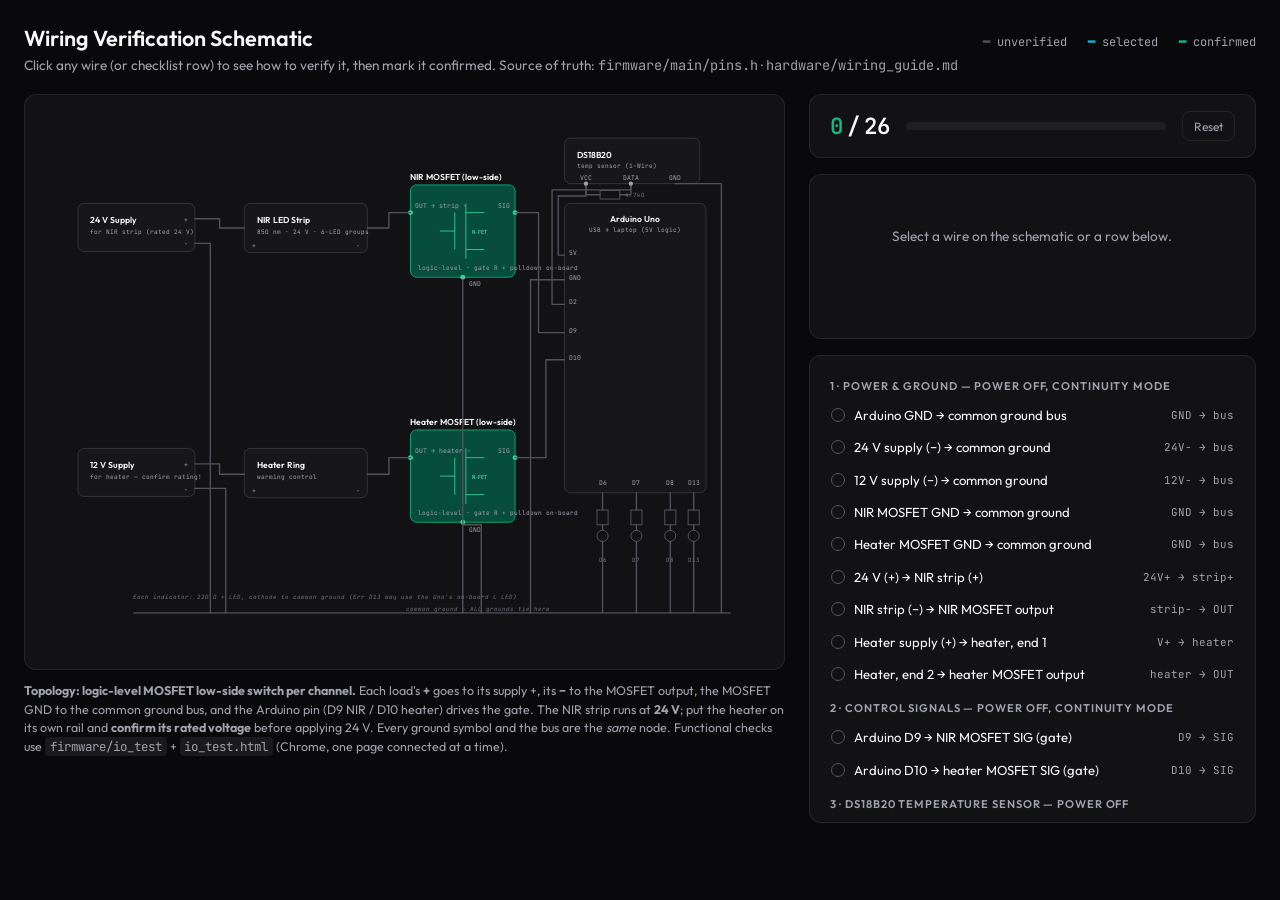
<file: APP/wiring_check.html>
<!DOCTYPE html>
<html lang="en">
<head>
  <meta charset="UTF-8">
  <meta name="viewport" content="width=device-width, initial-scale=1.0">
  <title>NIR tPBM Wiring Verification</title>
  <link rel="preconnect" href="https://fonts.googleapis.com">
  <link rel="preconnect" href="https://fonts.gstatic.com" crossorigin>
  <link href="https://fonts.googleapis.com/css2?family=Outfit:wght@300;400;500;600;700&family=JetBrains+Mono:wght@400;500&display=swap" rel="stylesheet">
  <link rel="stylesheet" href="index.css">
  <style>
    /* --- Wiring verification page layout --- */
    .wiring-layout {
      display: grid;
      grid-template-columns: minmax(0, 1.7fr) minmax(340px, 1fr);
      gap: 1.5rem;
      align-items: start;
    }

    .schematic-panel {
      background-color: var(--bg-panel);
      border: 1px solid var(--border-color);
      border-radius: 12px;
      padding: 1rem;
      overflow-x: auto;
    }

    .schematic-panel svg {
      display: block;
      width: 100%;
      height: auto;
      min-width: 640px;
    }

    /* --- SVG element styling --- */
    .comp-box {
      fill: rgba(255, 255, 255, 0.02);
      stroke: rgba(255, 255, 255, 0.18);
      stroke-width: 1.2;
    }
    .comp-title {
      fill: var(--text-main);
      font-family: var(--font-sans);
      font-size: 14px;
      font-weight: 600;
    }
    .comp-sub {
      fill: var(--text-muted);
      font-family: var(--font-mono);
      font-size: 10px;
    }
    .pin-label {
      fill: var(--text-muted);
      font-family: var(--font-mono);
      font-size: 10.5px;
    }
    .net {
      fill: none;
      stroke: #52525b;
      stroke-width: 2.2;
      stroke-linecap: round;
      stroke-linejoin: round;
      transition: stroke 0.15s ease;
    }
    .net-hit {
      fill: none;
      stroke: rgba(0,0,0,0);
      stroke-width: 16;
      pointer-events: stroke;
      cursor: pointer;
    }
    g[data-net] { cursor: pointer; }
    g[data-net] .sym-stroke { transition: stroke 0.15s ease; stroke: #52525b; }
    g[data-net] .sym-fill   { transition: fill 0.15s ease; fill: #52525b; }
    g[data-net] text { font-family: var(--font-mono); font-size: 9.5px; fill: #71717a; }

    /* selected (currently inspected) net */
    .net.sel, g.sel .sym-stroke { stroke: var(--accent-secondary) !important; }
    g.sel .sym-fill { fill: var(--accent-secondary) !important; }
    .net.sel { stroke-width: 3.2; filter: drop-shadow(0 0 4px rgba(6,182,212,0.6)); }

    /* confirmed net */
    .net.ok, g.ok .sym-stroke { stroke: var(--color-success); }
    g.ok .sym-fill { fill: var(--color-success); }
    g.ok text { fill: var(--color-success); }

    .junction { fill: #a1a1aa; }
    .net.ok + .junction { fill: var(--color-success); }
    .dashed-note {
      fill: none;
      stroke: #52525b;
      stroke-width: 1.4;
      stroke-dasharray: 5 4;
    }
    .note-text {
      fill: #71717a;
      font-family: var(--font-mono);
      font-size: 9.5px;
      font-style: italic;
    }

    /* --- Right column --- */
    .check-col { display: flex; flex-direction: column; gap: 1rem; }

    .progress-card {
      background-color: var(--bg-panel);
      border: 1px solid var(--border-color);
      border-radius: 12px;
      padding: 1rem 1.25rem;
      display: flex;
      align-items: center;
      justify-content: space-between;
      gap: 1rem;
    }
    .progress-count {
      font-family: var(--font-mono);
      font-size: 1.4rem;
      font-weight: 600;
      color: var(--text-main);
      white-space: nowrap;
    }
    .progress-count .done { color: var(--color-success); }
    .progress-track {
      flex: 1;
      height: 8px;
      border-radius: 4px;
      background-color: rgba(255,255,255,0.06);
      overflow: hidden;
    }
    .progress-fill {
      height: 100%;
      width: 0%;
      border-radius: 4px;
      background: linear-gradient(90deg, var(--accent-secondary), var(--color-success));
      transition: width 0.3s ease;
    }
    .btn-reset {
      background: none;
      border: 1px solid var(--border-color);
      color: var(--text-muted);
      font-family: var(--font-sans);
      font-size: 0.75rem;
      padding: 0.4rem 0.7rem;
      border-radius: 8px;
      cursor: pointer;
    }
    .btn-reset:hover { color: var(--color-danger); border-color: var(--color-danger); }

    .detail-card {
      background-color: var(--bg-panel);
      border: 1px solid var(--border-color);
      border-radius: 12px;
      padding: 1.25rem;
      min-height: 165px;
    }
    .detail-card h3 {
      margin: 0 0 0.25rem 0;
      font-size: 1rem;
      color: var(--text-main);
      font-weight: 600;
    }
    .detail-endpoints {
      font-family: var(--font-mono);
      font-size: 0.8rem;
      color: var(--accent-secondary);
      margin-bottom: 0.6rem;
    }
    .detail-instructions {
      font-size: 0.85rem;
      color: var(--text-muted);
      line-height: 1.55;
      margin-bottom: 0.9rem;
    }
    .detail-instructions code {
      font-family: var(--font-mono);
      background-color: rgba(255,255,255,0.07);
      border-radius: 4px;
      padding: 0.05rem 0.35rem;
      color: var(--text-main);
      font-size: 0.78rem;
    }
    .detail-placeholder { color: var(--text-muted); font-size: 0.85rem; padding-top: 2rem; text-align: center; }

    .btn-confirm {
      width: 100%;
      border: none;
      border-radius: 10px;
      padding: 0.65rem;
      font-family: var(--font-sans);
      font-size: 0.9rem;
      font-weight: 600;
      cursor: pointer;
      background-color: var(--color-success);
      color: #052e22;
      transition: opacity 0.15s ease;
    }
    .btn-confirm:hover { opacity: 0.85; }
    .btn-confirm.undo {
      background-color: rgba(255,255,255,0.06);
      color: var(--text-muted);
      border: 1px solid var(--border-color);
    }

    .checklist-card {
      background-color: var(--bg-panel);
      border: 1px solid var(--border-color);
      border-radius: 12px;
      padding: 0.75rem;
      max-height: 52vh;
      overflow-y: auto;
    }
    .check-group-title {
      font-size: 0.7rem;
      font-weight: 600;
      letter-spacing: 0.08em;
      text-transform: uppercase;
      color: var(--text-muted);
      padding: 0.7rem 0.5rem 0.35rem 0.5rem;
    }
    .check-row {
      display: flex;
      align-items: center;
      gap: 0.6rem;
      padding: 0.45rem 0.5rem;
      border-radius: 8px;
      cursor: pointer;
      border: 1px solid transparent;
    }
    .check-row:hover { background-color: rgba(255,255,255,0.04); }
    .check-row.sel { border-color: var(--accent-secondary); background-color: rgba(6,182,212,0.07); }
    .check-dot {
      width: 14px; height: 14px;
      border-radius: 50%;
      border: 1.5px solid #52525b;
      flex-shrink: 0;
      display: flex; align-items: center; justify-content: center;
      font-size: 9px; color: #052e22; font-weight: 700;
    }
    .check-row.ok .check-dot { background-color: var(--color-success); border-color: var(--color-success); }
    .check-row.ok .check-dot::after { content: '✓'; }
    .check-label { font-size: 0.82rem; color: var(--text-main); flex: 1; }
    .check-row.ok .check-label { color: var(--text-muted); }
    .check-pins { font-family: var(--font-mono); font-size: 0.68rem; color: var(--text-muted); white-space: nowrap; }

    .page-note {
      font-size: 0.78rem;
      color: var(--text-muted);
      margin-top: 0.75rem;
      line-height: 1.5;
    }
    .page-note code { font-family: var(--font-mono); background-color: rgba(255,255,255,0.07); border-radius: 4px; padding: 0.05rem 0.3rem; }

    @media (max-width: 1050px) {
      .wiring-layout { grid-template-columns: 1fr; }
    }
  </style>
</head>
<body>
  <div class="app-shell" style="max-width: 1500px; margin: 0 auto; padding: 1.5rem;">
    <header style="display:flex; align-items:baseline; justify-content:space-between; flex-wrap:wrap; gap:0.5rem; margin-bottom:1.25rem;">
      <div>
        <h1 style="margin:0; font-size:1.35rem; font-weight:600; color:var(--text-main);">Wiring Verification Schematic</h1>
        <p style="margin:0.25rem 0 0 0; font-size:0.85rem; color:var(--text-muted);">
          Click any wire (or checklist row) to see how to verify it, then mark it confirmed.
          Source of truth: <span style="font-family:var(--font-mono);">firmware/main/pins.h</span> · <span style="font-family:var(--font-mono);">hardware/wiring_guide.md</span>
        </p>
      </div>
      <div style="font-size:0.75rem; color:var(--text-muted); font-family:var(--font-mono);">
        <span style="color:#52525b;">━</span> unverified&nbsp;&nbsp;
        <span style="color:var(--accent-secondary);">━</span> selected&nbsp;&nbsp;
        <span style="color:var(--color-success);">━</span> confirmed
      </div>
    </header>

    <div class="wiring-layout">
      <div>
        <div class="schematic-panel">
          <svg viewBox="0 0 1180 880" xmlns="http://www.w3.org/2000/svg" id="schematic-svg" role="img" aria-label="Wiring schematic of the NIR tPBM device with MOSFET drivers">
            <defs>
              <g id="sym-5v">
                <circle class="sym-stroke" r="6" fill="none" stroke-width="1.6"></circle>
                <text y="-10" text-anchor="middle">5V</text>
              </g>
              <g id="sym-gnd">
                <line class="sym-stroke" x1="-8" y1="0" x2="8" y2="0" stroke-width="1.6"></line>
                <line class="sym-stroke" x1="-5" y1="4" x2="5" y2="4" stroke-width="1.6"></line>
                <line class="sym-stroke" x1="-2" y1="8" x2="2" y2="8" stroke-width="1.6"></line>
              </g>
            </defs>

            <!-- ============ common ground bus ============ -->
            <line x1="150" y1="815" x2="1120" y2="815" stroke="#3f3f46" stroke-width="3"></line>
            <use href="#sym-gnd" x="580" y="817"></use>
            <text class="note-text" x="592" y="812">common ground — ALL grounds tie here</text>

            <!-- ============ SUPPLIES (left) ============ -->
            <rect class="comp-box" x="60" y="150" width="190" height="78" rx="10"></rect>
            <text class="comp-title" x="80" y="182">24 V Supply</text>
            <text class="comp-sub" x="80" y="199">for NIR strip (rated 24 V)</text>
            <text class="pin-label" x="238" y="180" text-anchor="end">+</text>
            <text class="pin-label" x="238" y="220" text-anchor="end">−</text>

            <rect class="comp-box" x="60" y="548" width="190" height="78" rx="10"></rect>
            <text class="comp-title" x="80" y="580">12 V Supply</text>
            <text class="comp-sub" x="80" y="597">for heater — confirm rating!</text>
            <text class="pin-label" x="238" y="578" text-anchor="end">+</text>
            <text class="pin-label" x="238" y="618" text-anchor="end">−</text>

            <!-- ============ LOADS ============ -->
            <rect class="comp-box" x="330" y="150" width="200" height="80" rx="10"></rect>
            <text class="comp-title" x="350" y="182">NIR LED Strip</text>
            <text class="comp-sub" x="350" y="199">850 nm · 24 V · 6-LED groups</text>
            <text class="pin-label" x="342" y="222">+</text>
            <text class="pin-label" x="518" y="222" text-anchor="end">−</text>

            <rect class="comp-box" x="330" y="548" width="200" height="80" rx="10"></rect>
            <text class="comp-title" x="350" y="580">Heater Ring</text>
            <text class="comp-sub" x="350" y="597">warming control</text>
            <text class="pin-label" x="342" y="620">+</text>
            <text class="pin-label" x="518" y="620" text-anchor="end">−</text>

            <!-- ============ NIR MOSFET module ============ -->
            <g>
              <rect x="600" y="120" width="170" height="150" rx="10" fill="#064e3b" stroke="#10b981" stroke-width="1.3"></rect>
              <text class="comp-title" x="600" y="112">NIR MOSFET (low-side)</text>
              <text class="comp-sub" x="612" y="258" fill="#6ee7b7">logic-level · gate R + pulldown on-board</text>
              <line x1="690" y1="150" x2="690" y2="240" stroke="#34d399" stroke-width="1.4"></line>
              <line x1="672" y1="165" x2="672" y2="225" stroke="#34d399" stroke-width="1.4"></line>
              <line x1="648" y1="195" x2="672" y2="195" stroke="#34d399" stroke-width="1.4"></line>
              <line x1="690" y1="165" x2="720" y2="165" stroke="#34d399" stroke-width="1.4"></line>
              <line x1="690" y1="225" x2="720" y2="225" stroke="#34d399" stroke-width="1.4"></line>
              <text x="700" y="199" fill="#6ee7b7" font-family="var(--font-mono)" font-size="9">N-FET</text>
              <circle cx="600" cy="165" r="4" fill="#34d399"></circle>
              <text class="pin-label" x="608" y="158" fill="#a7f3d0">OUT → strip −</text>
              <circle cx="770" cy="165" r="4" fill="#34d399"></circle>
              <text class="pin-label" x="762" y="158" text-anchor="end" fill="#a7f3d0">SIG</text>
              <circle cx="685" cy="270" r="4" fill="#34d399"></circle>
              <text class="pin-label" x="695" y="285" fill="#a7f3d0">GND</text>
            </g>

            <!-- ============ Heater MOSFET module ============ -->
            <g>
              <rect x="600" y="518" width="170" height="150" rx="10" fill="#064e3b" stroke="#10b981" stroke-width="1.3"></rect>
              <text class="comp-title" x="600" y="510">Heater MOSFET (low-side)</text>
              <text class="comp-sub" x="612" y="656" fill="#6ee7b7">logic-level · gate R + pulldown on-board</text>
              <line x1="690" y1="548" x2="690" y2="638" stroke="#34d399" stroke-width="1.4"></line>
              <line x1="672" y1="563" x2="672" y2="623" stroke="#34d399" stroke-width="1.4"></line>
              <line x1="648" y1="593" x2="672" y2="593" stroke="#34d399" stroke-width="1.4"></line>
              <line x1="690" y1="563" x2="720" y2="563" stroke="#34d399" stroke-width="1.4"></line>
              <line x1="690" y1="623" x2="720" y2="623" stroke="#34d399" stroke-width="1.4"></line>
              <text x="700" y="597" fill="#6ee7b7" font-family="var(--font-mono)" font-size="9">N-FET</text>
              <circle cx="600" cy="563" r="4" fill="#34d399"></circle>
              <text class="pin-label" x="608" y="556" fill="#a7f3d0">OUT → heater −</text>
              <circle cx="770" cy="563" r="4" fill="#34d399"></circle>
              <text class="pin-label" x="762" y="556" text-anchor="end" fill="#a7f3d0">SIG</text>
              <circle cx="685" cy="668" r="4" fill="#34d399"></circle>
              <text class="pin-label" x="695" y="683" fill="#a7f3d0">GND</text>
            </g>

            <!-- ============ DS18B20 (top-right, above Arduino) ============ -->
            <rect class="comp-box" x="850" y="44" width="220" height="74" rx="10"></rect>
            <text class="comp-title" x="870" y="76">DS18B20</text>
            <text class="comp-sub" x="870" y="93">temp sensor (1-Wire)</text>
            <text class="pin-label" x="885" y="112" text-anchor="middle">VCC</text>
            <text class="pin-label" x="958" y="112" text-anchor="middle">DATA</text>
            <text class="pin-label" x="1030" y="112" text-anchor="middle">GND</text>

            <!-- ============ Arduino Uno (right) ============ -->
            <rect class="comp-box" x="850" y="150" width="230" height="470" rx="10"></rect>
            <text class="comp-title" x="965" y="180" text-anchor="middle">Arduino Uno</text>
            <text class="comp-sub" x="965" y="196" text-anchor="middle">USB → laptop (5V logic)</text>
            <text class="pin-label" x="858" y="234">5V</text>
            <text class="pin-label" x="858" y="274">GND</text>
            <text class="pin-label" x="858" y="314">D2</text>
            <text class="pin-label" x="858" y="360">D9</text>
            <text class="pin-label" x="858" y="404">D10</text>
            <text class="pin-label" x="912" y="608" text-anchor="middle">D6</text>
            <text class="pin-label" x="967" y="608" text-anchor="middle">D7</text>
            <text class="pin-label" x="1022" y="608" text-anchor="middle">D8</text>
            <text class="pin-label" x="1060" y="608" text-anchor="middle">D13</text>

            <!-- ====================== NETS ====================== -->
            <g id="nets">
              <!-- NIR power path -->
              <path class="net" data-net="nir-pos" d="M 250 175 L 290 175 L 290 190 L 330 190"></path>
              <path class="net" data-net="nir-neg" d="M 530 190 L 565 190 L 565 165 L 600 165"></path>
              <!-- Heater power path -->
              <path class="net" data-net="htr-pos" d="M 250 573 L 290 573 L 290 590 L 330 590"></path>
              <path class="net" data-net="htr-neg" d="M 530 590 L 565 590 L 565 563 L 600 563"></path>

              <!-- Grounds to the bus -->
              <path class="net" data-net="gnd-24v" d="M 250 215 L 275 215 L 275 815"></path>
              <path class="net" data-net="gnd-12v" d="M 250 613 L 300 613 L 300 815"></path>
              <path class="net" data-net="gnd-nir-mos" d="M 685 274 L 685 815"></path>
              <path class="net" data-net="gnd-htr-mos" d="M 685 672 L 715 672 L 715 815"></path>
              <path class="net" data-net="gnd-arduino" d="M 850 274 L 795 274 L 795 815"></path>

              <!-- Control signals -->
              <path class="net" data-net="nir-sig" d="M 770 165 L 808 165 L 808 360 L 850 360"></path>
              <path class="net" data-net="htr-sig" d="M 770 563 L 820 563 L 820 404 L 850 404"></path>

              <!-- DS18B20 -->
              <g data-net="ds-vcc">
                <path class="net" d="M 885 118 L 885 138 L 840 138 L 840 234 L 850 234"></path>
              </g>
              <g data-net="ds-gnd">
                <path class="net" d="M 1030 118 L 1105 118 L 1105 815"></path>
              </g>
              <path class="net" data-net="ds-data" d="M 958 118 L 958 128 L 830 128 L 830 314 L 850 314"></path>
              <g data-net="ds-pullup">
                <path class="net" d="M 958 118 L 958 136 L 940 136"></path>
                <rect class="sym-stroke" x="908" y="129" width="32" height="14" fill="none" stroke-width="1.6"></rect>
                <text x="948" y="140" fill="#71717a">4.7kΩ</text>
                <path class="net" d="M 908 136 L 885 136 L 885 118"></path>
              </g>
              <circle class="junction" cx="958" cy="118" r="3.5"></circle>
              <circle class="junction" cx="885" cy="118" r="3.5"></circle>

              <!-- Indicator LEDs (hang below Arduino) -->
              <g data-net="led-heating">
                <path class="net" d="M 912 620 L 912 648"></path>
                <rect class="sym-stroke" x="903" y="648" width="18" height="24" fill="none" stroke-width="1.6"></rect>
                <path class="net" d="M 912 672 L 912 680"></path>
                <circle class="sym-stroke" cx="912" cy="690" r="9" fill="none" stroke-width="1.6"></circle>
                <path class="net" d="M 912 699 L 912 815"></path>
                <text x="912" y="732" text-anchor="middle">D6</text>
              </g>
              <g data-net="led-10hz">
                <path class="net" d="M 967 620 L 967 648"></path>
                <rect class="sym-stroke" x="958" y="648" width="18" height="24" fill="none" stroke-width="1.6"></rect>
                <path class="net" d="M 967 672 L 967 680"></path>
                <circle class="sym-stroke" cx="967" cy="690" r="9" fill="none" stroke-width="1.6"></circle>
                <path class="net" d="M 967 699 L 967 815"></path>
                <text x="967" y="732" text-anchor="middle">D7</text>
              </g>
              <g data-net="led-40hz">
                <path class="net" d="M 1022 620 L 1022 648"></path>
                <rect class="sym-stroke" x="1013" y="648" width="18" height="24" fill="none" stroke-width="1.6"></rect>
                <path class="net" d="M 1022 672 L 1022 680"></path>
                <circle class="sym-stroke" cx="1022" cy="690" r="9" fill="none" stroke-width="1.6"></circle>
                <path class="net" d="M 1022 699 L 1022 815"></path>
                <text x="1022" y="732" text-anchor="middle">D8</text>
              </g>
              <g data-net="led-error">
                <path class="net" d="M 1060 620 L 1060 648"></path>
                <rect class="sym-stroke" x="1051" y="648" width="18" height="24" fill="none" stroke-width="1.6"></rect>
                <path class="net" d="M 1060 672 L 1060 680"></path>
                <circle class="sym-stroke" cx="1060" cy="690" r="9" fill="none" stroke-width="1.6"></circle>
                <path class="net" d="M 1060 699 L 1060 815"></path>
                <text x="1060" y="732" text-anchor="middle">D13</text>
              </g>
              <text class="note-text" x="150" y="792">Each indicator: 220 Ω + LED, cathode to common ground (Err D13 may use the Uno's on-board L LED)</text>
            </g>
          </svg>
        </div>
        <p class="page-note">
          <strong>Topology: logic-level MOSFET low-side switch per channel.</strong> Each load's <strong>+</strong> goes to its supply +, its <strong>−</strong> to the MOSFET output, the MOSFET GND to the common ground bus, and the Arduino pin (D9 NIR / D10 heater) drives the gate. The NIR strip runs at <strong>24 V</strong>; put the heater on its own rail and <strong>confirm its rated voltage</strong> before applying 24 V. Every ground symbol and the bus are the <em>same</em> node. Functional checks use <code>firmware/io_test</code> + <code>io_test.html</code> (Chrome, one page connected at a time).
        </p>
      </div>

      <div class="check-col">
        <div class="progress-card">
          <div class="progress-count"><span class="done" id="prog-done">0</span>&thinsp;/&thinsp;<span id="prog-total">0</span></div>
          <div class="progress-track"><div class="progress-fill" id="prog-fill"></div></div>
          <button class="btn-reset" id="btn-reset" title="Clear all confirmations">Reset</button>
        </div>

        <div class="detail-card" id="detail-card">
          <div class="detail-placeholder">Select a wire on the schematic or a row below.</div>
        </div>

        <div class="checklist-card" id="checklist"></div>
      </div>
    </div>
  </div>

  <script src="wiring_check.js"></script>
</body>
</html>
</file>
<file: APP/index.css>
/* Modern CSS Variables & Reset */
:root {
  --bg-dark: #09090b;
  --bg-panel: rgba(24, 24, 27, 0.7);
  --border-color: rgba(255, 255, 255, 0.08);
  
  --accent-primary: #8b5cf6; /* violet-500 */
  --accent-primary-glow: rgba(139, 92, 246, 0.3);
  --accent-secondary: #06b6d4; /* cyan-500 */
  
  --color-success: #10b981; /* emerald-500 */
  --color-warning: #f59e0b; /* amber-500 */
  --color-danger: #ef4444; /* red-500 */
  
  --text-main: #fafafa;
  --text-muted: #a1a1aa;
  --text-dark: #27272a;
  
  --font-sans: 'Outfit', -apple-system, BlinkMacSystemFont, "Segoe UI", Roboto, sans-serif;
  --font-mono: 'JetBrains Mono', monospace;
}

* {
  box-sizing: border-box;
  margin: 0;
  padding: 0;
  user-select: none;
}

body {
  font-family: var(--font-sans);
  background-color: var(--bg-dark);
  color: var(--text-main);
  overflow: hidden;
  height: 100vh;
  width: 100vw;
}

/* App Layout */
.app-container {
  display: flex;
  height: 100vh;
  width: 100vw;
}

/* Sidebar Dashboard Style */
.dashboard-sidebar {
  width: 380px;
  background-color: #121214;
  border-right: 1px solid var(--border-color);
  padding: 1.5rem;
  display: flex;
  flex-direction: column;
  gap: 1.25rem;
  overflow-y: auto;
  z-index: 10;
  flex-shrink: 0;
}

.sidebar-header {
  padding-bottom: 1rem;
  border-bottom: 1px solid var(--border-color);
}

.logo-area {
  display: flex;
  align-items: center;
  gap: 0.75rem;
}

.logo-pulse {
  width: 12px;
  height: 12px;
  background-color: var(--accent-primary);
  border-radius: 50%;
  box-shadow: 0 0 10px var(--accent-primary-glow);
  position: relative;
  display: inline-block;
}

.logo-pulse::after {
  content: '';
  position: absolute;
  top: -4px;
  left: -4px;
  right: -4px;
  bottom: -4px;
  border: 1px solid var(--accent-primary);
  border-radius: 50%;
  animation: pulse-ring 2s infinite ease-out;
  opacity: 0;
}

@keyframes pulse-ring {
  0% { transform: scale(0.5); opacity: 1; }
  100% { transform: scale(1.8); opacity: 0; }
}

.logo-area h2 {
  font-size: 1.25rem;
  font-weight: 700;
  letter-spacing: -0.025em;
  background: linear-gradient(135deg, #fff 40%, var(--text-muted));
  -webkit-background-clip: text;
  -webkit-text-fill-color: transparent;
}

.subtitle {
  font-size: 0.75rem;
  color: var(--text-muted);
  font-family: var(--font-mono);
  margin-top: 0.25rem;
}

/* Panel Sections */
.panel-section {
  display: flex;
  flex-direction: column;
  gap: 0.75rem;
  background-color: rgba(255, 255, 255, 0.02);
  border: 1px solid var(--border-color);
  padding: 1rem;
  border-radius: 12px;
}

.panel-section h3 {
  font-size: 0.8rem;
  text-transform: uppercase;
  letter-spacing: 0.1em;
  color: var(--text-muted);
  display: flex;
  align-items: center;
  gap: 0.5rem;
  font-weight: 600;
}

.section-num {
  font-family: var(--font-mono);
  color: var(--accent-primary);
  font-size: 0.75rem;
}

/* Form Controls */
.input-group {
  display: flex;
  flex-direction: column;
  gap: 0.35rem;
}

.input-group label {
  font-size: 0.75rem;
  color: var(--text-muted);
  font-weight: 500;
}

input[type="text"], input[type="number"], select {
  background-color: rgba(0, 0, 0, 0.3);
  border: 1px solid var(--border-color);
  color: var(--text-main);
  padding: 0.6rem 0.8rem;
  border-radius: 8px;
  font-family: var(--font-sans);
  font-size: 0.875rem;
  transition: all 0.2s ease;
  width: 100%;
  outline: none;
}

input[type="text"]:focus, input[type="number"]:focus, select:focus {
  border-color: var(--accent-primary);
  box-shadow: 0 0 0 2px var(--accent-primary-glow);
}

.grid-2 {
  display: grid;
  grid-template-columns: 1fr 1.2fr;
  gap: 0.75rem;
}

/* Buttons */
.btn {
  display: inline-flex;
  align-items: center;
  justify-content: center;
  padding: 0.75rem 1.25rem;
  font-family: var(--font-sans);
  font-size: 0.9rem;
  font-weight: 600;
  border-radius: 8px;
  border: none;
  cursor: pointer;
  transition: all 0.2s ease;
  width: 100%;
}

.btn-primary {
  background: linear-gradient(135deg, var(--accent-primary), #6d28d9);
  color: #fff;
  box-shadow: 0 4px 12px rgba(139, 92, 246, 0.2);
}

.btn-primary:hover:not(:disabled) {
  transform: translateY(-1px);
  box-shadow: 0 6px 16px rgba(139, 92, 246, 0.35);
}

.btn-primary:active:not(:disabled) {
  transform: translateY(0);
}

.btn-danger {
  background-color: var(--color-danger);
  color: #fff;
  box-shadow: 0 4px 12px rgba(239, 68, 68, 0.15);
}

.btn-danger:hover:not(:disabled) {
  background-color: #dc2626;
  box-shadow: 0 6px 16px rgba(239, 68, 68, 0.25);
}

.btn-secondary {
  background-color: rgba(255, 255, 255, 0.05);
  border: 1px solid var(--border-color);
  color: var(--text-main);
}

.btn-secondary:hover:not(:disabled) {
  background-color: rgba(255, 255, 255, 0.1);
}

.btn:disabled {
  opacity: 0.4;
  cursor: not-allowed;
  transform: none !important;
  box-shadow: none !important;
}

.audio-test-row {
  display: flex;
  align-items: center;
  gap: 0.75rem;
  width: 100%;
}

.audio-test-row .btn {
  flex-grow: 1;
}

.vol-slider {
  display: flex;
  align-items: center;
  gap: 0.5rem;
  background-color: rgba(0, 0, 0, 0.2);
  padding: 0.4rem 0.6rem;
  border-radius: 8px;
  border: 1px solid var(--border-color);
}

.vol-slider label {
  font-size: 0.65rem;
  color: var(--text-muted);
  font-family: var(--font-mono);
}

.vol-slider input[type="range"] {
  width: 50px;
  accent-color: var(--accent-primary);
  cursor: pointer;
}

/* Statistics Layout */
.metrics-grid {
  display: grid;
  grid-template-columns: 1fr 1fr;
  gap: 0.5rem;
}

.metric-card {
  background-color: rgba(0, 0, 0, 0.2);
  border: 1px solid var(--border-color);
  padding: 0.6rem 0.75rem;
  border-radius: 8px;
  display: flex;
  flex-direction: column;
  gap: 0.15rem;
}

.metric-label {
  font-size: 0.65rem;
  color: var(--text-muted);
  text-transform: uppercase;
  font-weight: 500;
}

.metric-value {
  font-size: 1.15rem;
  font-weight: 700;
  font-family: var(--font-mono);
}

.metric-value.highlight {
  color: var(--accent-secondary);
}

.metric-value.warn {
  color: var(--color-warning);
}

/* Console Style */
.console-section {
  flex-grow: 1;
  display: flex;
  flex-direction: column;
  min-height: 180px;
  gap: 0.5rem;
}

.console-header {
  display: flex;
  justify-content: space-between;
  align-items: center;
}

.console-header button {
  background: none;
  border: none;
  color: var(--text-muted);
  font-size: 0.7rem;
  cursor: pointer;
  font-family: var(--font-mono);
}

.console-header button:hover {
  color: var(--text-main);
}

.console-terminal {
  flex-grow: 1;
  background-color: #050506;
  border: 1px solid var(--border-color);
  border-radius: 8px;
  padding: 0.5rem 0.75rem;
  font-family: var(--font-mono);
  font-size: 0.7rem;
  overflow-y: auto;
  display: flex;
  flex-direction: column;
  gap: 0.25rem;
  max-height: 250px;
}

.log-line {
  line-height: 1.4;
  word-break: break-all;
}

.log-line.system { color: #888; }
.log-line.stim { color: var(--accent-secondary); font-weight: 500; }
.log-line.press { color: var(--color-success); }
.log-line.error { color: var(--color-danger); }
.log-line.info { color: var(--accent-primary); }

/* Saved Runs List */
.history-section {
  max-height: 180px;
}

.history-list {
  display: flex;
  flex-direction: column;
  gap: 0.35rem;
  overflow-y: auto;
  max-height: 90px;
  margin-bottom: 0.25rem;
}

.empty-history {
  font-size: 0.75rem;
  color: var(--text-muted);
  font-style: italic;
  text-align: center;
  padding: 0.5rem;
}

.history-item {
  display: flex;
  justify-content: space-between;
  align-items: center;
  background-color: rgba(255, 255, 255, 0.02);
  border: 1px solid var(--border-color);
  padding: 0.4rem 0.6rem;
  border-radius: 6px;
  font-size: 0.75rem;
}

.history-info {
  display: flex;
  flex-direction: column;
}

.history-name {
  font-weight: 500;
}

.history-meta {
  font-size: 0.65rem;
  color: var(--text-muted);
  font-family: var(--font-mono);
}

.btn-download-run {
  background: none;
  border: none;
  color: var(--accent-secondary);
  font-weight: 600;
  cursor: pointer;
}

.btn-download-run:hover {
  text-decoration: underline;
}

.btn-clear-history {
  background: none;
  border: none;
  color: rgba(239, 68, 68, 0.6);
  font-size: 0.7rem;
  font-family: var(--font-sans);
  cursor: pointer;
  text-align: left;
}

.btn-clear-history:hover {
  color: var(--color-danger);
}

/* Participant Area (Right side) */
.participant-view {
  flex-grow: 1;
  background: radial-gradient(circle at center, #1b152d 0%, #060608 100%);
  display: flex;
  flex-direction: column;
  align-items: center;
  justify-content: center;
  position: relative;
  overflow: hidden;
  padding: 2rem;
  transition: background 0.5s ease;
}

.participant-view.active-trial {
  background: #050507; /* Darker, distraction-free */
}

/* Blinding focus dot */
.blinding-dot {
  width: 4px;
  height: 4px;
  background-color: rgba(255, 255, 255, 0.05); /* Barely visible */
  border-radius: 50%;
  position: absolute;
  top: 50%;
  left: 50%;
  transform: translate(-50%, -50%);
  transition: opacity 0.5s ease;
}

.participant-view.active-trial .blinding-dot {
  opacity: 0.2;
}

/* Glassmorphism Instruction Panel */
.instruction-box {
  background: var(--bg-panel);
  backdrop-filter: blur(12px);
  -webkit-backdrop-filter: blur(12px);
  border: 1px solid var(--border-color);
  padding: 2.25rem 2.5rem;
  border-radius: 20px;
  max-width: 520px;
  text-align: center;
  box-shadow: 0 20px 40px rgba(0, 0, 0, 0.4);
  z-index: 5;
  transition: all 0.4s cubic-bezier(0.16, 1, 0.3, 1);
}

.instruction-box h1 {
  font-size: 1.5rem;
  font-weight: 700;
  margin-bottom: 0.75rem;
  background: linear-gradient(135deg, #ffffff 40%, var(--accent-primary));
  -webkit-background-clip: text;
  -webkit-text-fill-color: transparent;
}

.instruction-box p {
  font-size: 0.9rem;
  color: var(--text-muted);
  line-height: 1.5;
  margin-bottom: 1.5rem;
}

.task-info {
  display: flex;
  flex-direction: column;
  gap: 0.6rem;
  background: rgba(0, 0, 0, 0.2);
  border: 1px solid var(--border-color);
  padding: 1rem;
  border-radius: 10px;
  margin-bottom: 1.25rem;
}

.info-item {
  display: flex;
  justify-content: space-between;
  align-items: center;
  font-size: 0.85rem;
}

.info-key {
  color: var(--text-muted);
}

.info-val {
  font-weight: 600;
}

.info-val.kbd {
  font-family: var(--font-mono);
  background-color: var(--text-dark);
  color: var(--text-main);
  padding: 0.1rem 0.4rem;
  border-radius: 4px;
  border: 1px solid rgba(255,255,255,0.1);
  font-size: 0.75rem;
}

.closing-note {
  font-size: 0.75rem !important;
  color: var(--color-warning) !important;
  font-weight: 500;
  margin-bottom: 0 !important;
}

/* Live RT Plot SVG Chart */
.live-chart-container {
  position: absolute;
  bottom: 2rem;
  left: 2rem;
  right: 2rem;
  background: rgba(10, 10, 12, 0.4);
  border: 1px solid var(--border-color);
  border-radius: 16px;
  padding: 1rem;
  z-index: 4;
  backdrop-filter: blur(8px);
  -webkit-backdrop-filter: blur(8px);
  transition: opacity 0.4s ease, transform 0.4s cubic-bezier(0.16, 1, 0.3, 1);
  opacity: 1;
}

.live-chart-container.hidden {
  opacity: 0;
  transform: translateY(15px);
  pointer-events: none;
}

.reaction-chart {
  width: 100%;
  height: 120px;
  display: block;
}

.chart-gridline {
  stroke: rgba(255, 255, 255, 0.05);
  stroke-width: 1;
  stroke-dasharray: 4,4;
}

.chart-gridlabel {
  fill: var(--text-muted);
  font-size: 8px;
  font-family: var(--font-mono);
}

.chart-path {
  fill: none;
  stroke: url(#chart-grad);
  stroke-width: 2.5;
  stroke-linecap: round;
  stroke-linejoin: round;
}

.chart-dot {
  fill: var(--accent-secondary);
  stroke: var(--bg-dark);
  stroke-width: 1.5;
  cursor: pointer;
  transition: r 0.2s ease;
}

.chart-dot:hover {
  r: 6;
}

.chart-dot.premature {
  fill: var(--color-danger);
}

/* Stimulus screen flash */
.stimulus-flash {
  position: absolute;
  top: 0;
  left: 0;
  right: 0;
  bottom: 0;
  background-color: rgba(255, 255, 255, 0.03); /* Dimmed to avoid blinding break */
  opacity: 0;
  pointer-events: none;
  z-index: 2;
  transition: opacity 0.05s ease-out;
}

.stimulus-flash.flash-active {
  opacity: 1;
  transition: none; /* Instant on */
}

/* Custom Scrollbars */
::-webkit-scrollbar {
  width: 6px;
  height: 6px;
}

::-webkit-scrollbar-track {
  background: transparent;
}

::-webkit-scrollbar-thumb {
  background: var(--border-color);
  border-radius: 3px;
}

::-webkit-scrollbar-thumb:hover {
  background: rgba(255, 255, 255, 0.15);
}

/* Sequence Tag Display style */
.sequence-display {
  background-color: rgba(0, 0, 0, 0.3);
  border: 1px dashed var(--border-color);
  color: var(--accent-secondary);
  padding: 0.5rem 0.75rem;
  border-radius: 8px;
  font-size: 0.8rem;
  font-family: var(--font-mono);
  text-align: center;
  font-weight: 500;
  white-space: nowrap;
  overflow: hidden;
  text-overflow: ellipsis;
}

/* Navigation Links in Sidebar Header */
.nav-links {
  display: flex;
  gap: 0.5rem;
  margin-top: 1rem;
  width: 100%;
}

.nav-link {
  flex: 1;
  text-align: center;
  padding: 0.5rem;
  border-radius: 8px;
  text-decoration: none;
  font-size: 0.75rem;
  font-weight: 600;
  color: var(--text-muted);
  border: 1px solid var(--border-color);
  background-color: rgba(255, 255, 255, 0.02);
  transition: all 0.2s ease;
  font-family: var(--font-sans);
}

.nav-link:hover {
  background-color: rgba(255, 255, 255, 0.06);
  color: var(--text-main);
}

.nav-link.active {
  border-color: var(--accent-primary);
  background-color: var(--accent-primary-glow);
  color: var(--text-main);
  box-shadow: 0 0 10px rgba(139, 92, 246, 0.15);
}

/* Arduino Diagnostics View Layout */
.diagnostics-view {
  flex-grow: 1;
  background: radial-gradient(circle at 10% 20%, #110e1b 0%, #060608 90%);
  display: flex;
  flex-direction: column;
  padding: 2rem;
  gap: 1.5rem;
  overflow-y: auto;
  height: 100%;
}

.diagnostics-header {
  display: flex;
  justify-content: space-between;
  align-items: center;
  border-bottom: 1px solid var(--border-color);
  padding-bottom: 1rem;
}

.diagnostics-header h1 {
  font-size: 1.5rem;
  font-weight: 700;
  letter-spacing: -0.02em;
  background: linear-gradient(135deg, #fff 40%, var(--accent-primary));
  -webkit-background-clip: text;
  -webkit-text-fill-color: transparent;
}

.arduino-badge {
  padding: 0.4rem 0.8rem;
  border-radius: 20px;
  font-family: var(--font-mono);
  font-size: 0.75rem;
  font-weight: 600;
  display: flex;
  align-items: center;
  gap: 0.5rem;
  border: 1px solid var(--border-color);
}

.arduino-badge.disconnected {
  background-color: rgba(239, 68, 68, 0.1);
  color: var(--color-danger);
  border-color: rgba(239, 68, 68, 0.2);
}

.arduino-badge.connected {
  background-color: rgba(16, 185, 129, 0.1);
  color: var(--color-success);
  border-color: rgba(16, 185, 129, 0.2);
  box-shadow: 0 0 10px rgba(16, 185, 129, 0.1);
}

.arduino-badge .badge-dot {
  width: 8px;
  height: 8px;
  border-radius: 50%;
  background-color: currentColor;
}

.arduino-badge.connected .badge-dot {
  animation: pulse-ring 1.5s infinite;
}

/* 2-Column Grid Layout */
.diagnostics-grid {
  display: grid;
  grid-template-columns: 1fr 1fr;
  gap: 1.5rem;
  flex-grow: 1;
}

.diagnostics-col {
  display: flex;
  flex-direction: column;
  gap: 1.5rem;
}

/* Diagnostics Card */
.diag-card {
  background-color: var(--bg-panel);
  border: 1px solid var(--border-color);
  border-radius: 16px;
  padding: 1.25rem;
  display: flex;
  flex-direction: column;
  gap: 1rem;
  position: relative;
  overflow: hidden;
}

.diag-card h3 {
  font-size: 0.9rem;
  font-weight: 600;
  color: var(--text-main);
  display: flex;
  align-items: center;
  gap: 0.5rem;
  text-transform: none;
  letter-spacing: normal;
  border-bottom: 1px solid rgba(255, 255, 255, 0.04);
  padding-bottom: 0.5rem;
}

.diag-card-content {
  display: flex;
  flex-direction: column;
  gap: 1rem;
  height: 100%;
}

/* Temperature Gauge Styling */
.temp-gauge-container {
  display: flex;
  align-items: center;
  justify-content: space-around;
  gap: 1.5rem;
}

.temp-gauge-radial {
  position: relative;
  width: 120px;
  height: 120px;
  display: flex;
  align-items: center;
  justify-content: center;
}

.temp-gauge-svg {
  width: 100%;
  height: 100%;
  transform: rotate(-90deg);
}

.temp-gauge-bg {
  fill: none;
  stroke: rgba(255, 255, 255, 0.05);
  stroke-width: 8;
}

.temp-gauge-fill {
  fill: none;
  stroke: var(--accent-secondary);
  stroke-width: 8;
  stroke-linecap: round;
  stroke-dasharray: 283;
  stroke-dashoffset: 283; /* 283 = full circle */
  transition: stroke-dashoffset 0.3s ease, stroke 0.3s ease;
}

.temp-gauge-text {
  position: absolute;
  display: flex;
  flex-direction: column;
  align-items: center;
}

.temp-val-large {
  font-size: 1.5rem;
  font-weight: 700;
  font-family: var(--font-mono);
}

.temp-unit {
  font-size: 0.75rem;
  color: var(--text-muted);
}

.temp-stats {
  display: flex;
  flex-direction: column;
  gap: 0.5rem;
  flex-grow: 1;
}

.temp-stat-row {
  display: flex;
  justify-content: space-between;
  font-size: 0.8rem;
  border-bottom: 1px dashed rgba(255, 255, 255, 0.04);
  padding-bottom: 0.25rem;
}

.temp-stat-label {
  color: var(--text-muted);
}

.temp-stat-value {
  font-weight: 600;
  font-family: var(--font-mono);
}

/* Sparkline Container */
.temp-history-container {
  height: 80px;
  background-color: rgba(0, 0, 0, 0.2);
  border: 1px solid var(--border-color);
  border-radius: 8px;
  padding: 0.25rem;
}

.temp-history-canvas {
  width: 100%;
  height: 100%;
}

/* Actuators Panels styling */
.actuator-row {
  display: grid;
  grid-template-columns: 1fr 1fr;
  gap: 1rem;
}

.actuator-block {
  background-color: rgba(0, 0, 0, 0.15);
  border: 1px solid var(--border-color);
  border-radius: 12px;
  padding: 1rem;
  display: flex;
  flex-direction: column;
  align-items: center;
  justify-content: center;
  gap: 0.75rem;
  text-align: center;
  position: relative;
  transition: all 0.3s ease;
}

.actuator-block.active-pulse {
  border-color: var(--accent-primary);
  background-color: rgba(139, 92, 246, 0.05);
  box-shadow: inset 0 0 15px rgba(139, 92, 246, 0.1);
}

.actuator-block.active-heater {
  border-color: var(--color-warning);
  background-color: rgba(245, 158, 11, 0.05);
  box-shadow: inset 0 0 15px rgba(245, 158, 11, 0.1);
}

.actuator-icon-wrapper {
  position: relative;
  width: 48px;
  height: 48px;
  display: flex;
  align-items: center;
  justify-content: center;
  border-radius: 50%;
  background-color: rgba(255, 255, 255, 0.02);
  border: 1px solid var(--border-color);
  transition: all 0.3s ease;
}

/* Glowing Actuator Effects */
.active-pulse .actuator-icon-wrapper {
  background-color: var(--accent-primary-glow);
  border-color: var(--accent-primary);
  box-shadow: 0 0 20px rgba(139, 92, 246, 0.4);
}

.active-heater .actuator-icon-wrapper {
  background-color: rgba(245, 158, 11, 0.2);
  border-color: var(--color-warning);
  box-shadow: 0 0 20px rgba(245, 158, 11, 0.4);
}

.actuator-indicator-dot {
  width: 10px;
  height: 10px;
  border-radius: 50%;
  background-color: #3f3f46;
  position: absolute;
  top: 0;
  right: 0;
  border: 2px solid var(--bg-dark);
}

.active-pulse .actuator-indicator-dot {
  background-color: var(--accent-primary);
  animation: pulse-ring 1s infinite;
}

.active-heater .actuator-indicator-dot {
  background-color: var(--color-warning);
  animation: pulse-ring 1s infinite;
}

.actuator-label {
  font-size: 0.8rem;
  font-weight: 600;
}

.actuator-status-txt {
  font-size: 0.7rem;
  color: var(--text-muted);
  font-family: var(--font-mono);
}

/* Safety Alerts Panel styling */
.safety-status-box {
  display: flex;
  align-items: center;
  gap: 1rem;
  background-color: rgba(16, 185, 129, 0.05);
  border: 1px solid rgba(16, 185, 129, 0.2);
  padding: 1rem;
  border-radius: 12px;
  transition: all 0.3s ease;
  width: 100%;
}

.safety-status-box.tripped {
  background-color: rgba(239, 68, 68, 0.08);
  border-color: rgba(239, 68, 68, 0.3);
  animation: flash-border 1.5s infinite alternate;
}

@keyframes flash-border {
  0% { border-color: rgba(239, 68, 68, 0.3); box-shadow: 0 0 5px rgba(239, 68, 68, 0.1); }
  100% { border-color: rgba(239, 68, 68, 0.8); box-shadow: 0 0 15px rgba(239, 68, 68, 0.3); }
}

.safety-icon-container {
  width: 40px;
  height: 40px;
  border-radius: 50%;
  display: flex;
  align-items: center;
  justify-content: center;
  background-color: rgba(16, 185, 129, 0.1);
  color: var(--color-success);
  flex-shrink: 0;
}

.tripped .safety-icon-container {
  background-color: rgba(239, 68, 68, 0.15);
  color: var(--color-danger);
  animation: scale-alert 0.5s infinite alternate;
}

@keyframes scale-alert {
  0% { transform: scale(1); }
  100% { transform: scale(1.1); }
}

.safety-info {
  display: flex;
  flex-direction: column;
  gap: 0.15rem;
}

.safety-title {
  font-size: 0.85rem;
  font-weight: 600;
}

.safety-desc {
  font-size: 0.75rem;
  color: var(--text-muted);
}

/* Arduino State Card Row styling */
.state-summary-row {
  display: grid;
  grid-template-columns: 1fr 1fr;
  gap: 0.75rem;
}

.state-summary-box {
  background-color: rgba(0, 0, 0, 0.15);
  border: 1px solid var(--border-color);
  border-radius: 8px;
  padding: 0.6rem 0.8rem;
  display: flex;
  flex-direction: column;
  gap: 0.15rem;
}

/* Logs Console Terminal for Arduino view */
.log-filters {
  display: flex;
  gap: 0.35rem;
}

.filter-btn {
  background: none;
  border: 1px solid var(--border-color);
  color: var(--text-muted);
  font-size: 0.65rem;
  padding: 0.25rem 0.5rem;
  border-radius: 4px;
  cursor: pointer;
  font-family: var(--font-sans);
}

.filter-btn:hover {
  color: var(--text-main);
  background-color: rgba(255, 255, 255, 0.03);
}

.filter-btn.active {
  background-color: var(--accent-primary-glow);
  border-color: var(--accent-primary);
  color: var(--text-main);
}
</file>
